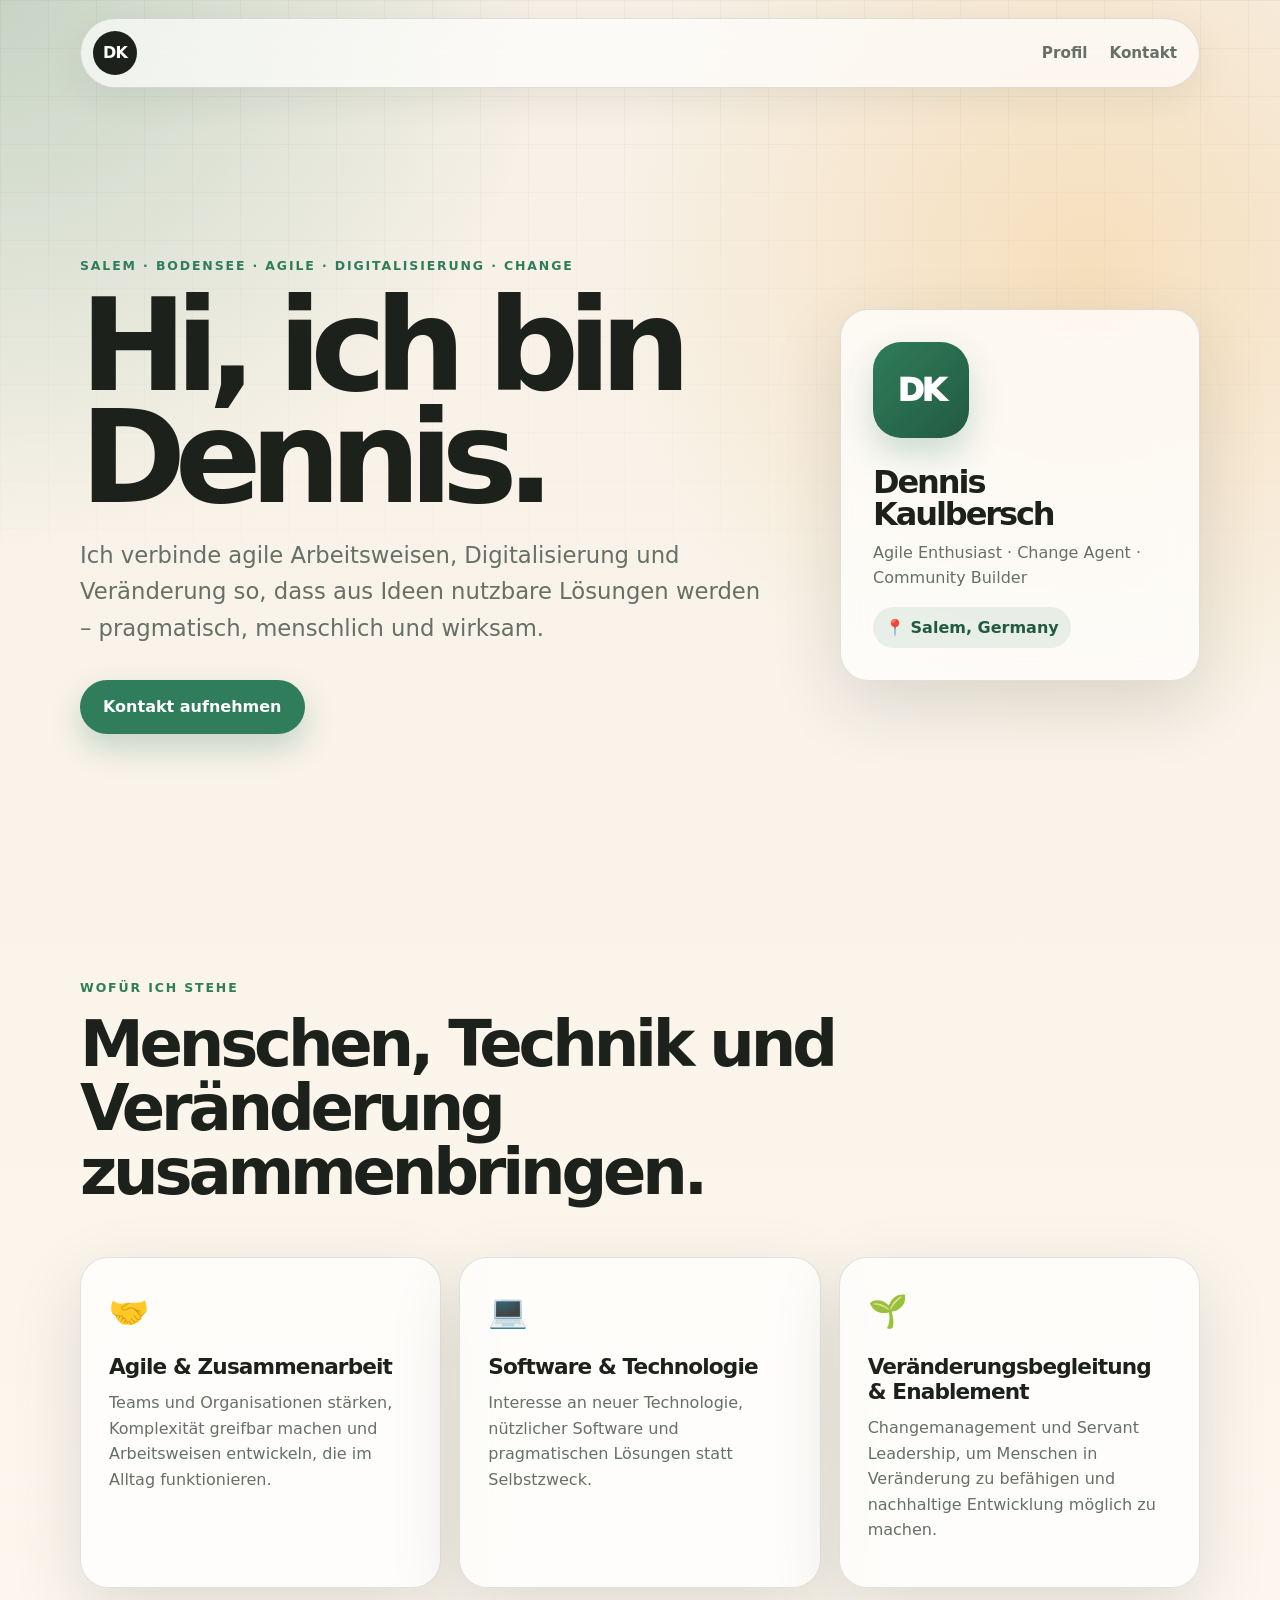
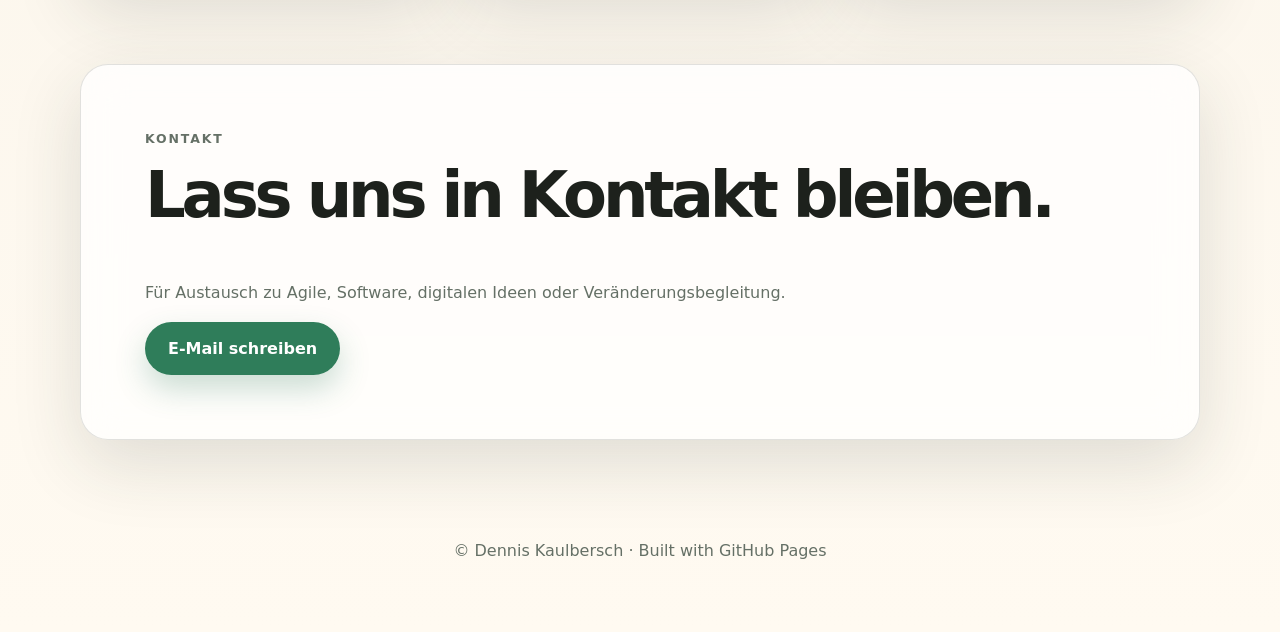
<file: index.html>
<!doctype html>
<html lang="de">
<head>
  <meta charset="utf-8">
  <meta name="viewport" content="width=device-width, initial-scale=1">
  <title>Dennis Kaulbersch · Agile, Digitalisierung & Veränderung</title>
  <meta name="description" content="Dennis Kaulbersch aus Salem am Bodensee – Agile, Software und digitale Veränderung.">
  <link rel="stylesheet" href="styles.css">
</head>
<body>
  <header class="site-header">
    <a class="brand" href="#top" aria-label="Startseite">DK</a>
    <nav class="main-nav" aria-label="Hauptnavigation">
      <a href="#profil">Profil</a>
      <a href="#kontakt">Kontakt</a>
    </nav>
  </header>

  <main id="top">
    <section class="hero" aria-labelledby="hero-title">
      <div class="hero-copy">
        <p class="eyebrow">Salem · Bodensee · Agile · Digitalisierung · Change</p>
        <h1 id="hero-title">Hi, ich bin Dennis.</h1>
        <p class="lead">
          Ich verbinde agile Arbeitsweisen, Digitalisierung und Veränderung so,
          dass aus Ideen nutzbare Lösungen werden – pragmatisch, menschlich und wirksam.
        </p>
        <div class="button-row">
          <a class="button primary" href="mailto:d.kaulbersch@gmail.com">Kontakt aufnehmen</a>
        </div>
      </div>

      <aside class="hero-card" aria-label="Kurzprofil">
        <div class="avatar" aria-hidden="true">DK</div>
        <h2>Dennis Kaulbersch</h2>
        <p>Agile Enthusiast · Change Agent · Community Builder</p>
        <span class="location">📍 Salem, Germany</span>
      </aside>
    </section>

    <section id="profil" class="section">
      <div class="section-heading">
        <p class="eyebrow">Wofür ich stehe</p>
        <h2>Menschen, Technik und Veränderung zusammenbringen.</h2>
      </div>

      <div class="card-grid">
        <article class="card">
          <span class="card-icon" aria-hidden="true">🤝</span>
          <h3>Agile & Zusammenarbeit</h3>
          <p>Teams und Organisationen stärken, Komplexität greifbar machen und Arbeitsweisen entwickeln, die im Alltag funktionieren.</p>
        </article>
        <article class="card">
          <span class="card-icon" aria-hidden="true">💻</span>
          <h3>Software & Technologie</h3>
          <p>Interesse an neuer Technologie, nützlicher Software und pragmatischen Lösungen statt Selbstzweck.</p>
        </article>
        <article class="card">
          <span class="card-icon" aria-hidden="true">🌱</span>
          <h3>Veränderungsbegleitung & Enablement</h3>
          <p>Changemanagement und Servant Leadership, um Menschen in Veränderung zu befähigen und nachhaltige Entwicklung möglich zu machen.</p>
        </article>
      </div>
    </section>

    <section id="kontakt" class="section contact">
      <p class="eyebrow">Kontakt</p>
      <h2>Lass uns in Kontakt bleiben.</h2>
      <p>Für Austausch zu Agile, Software, digitalen Ideen oder Veränderungsbegleitung.</p>
      <a class="button primary" href="mailto:d.kaulbersch@gmail.com">E-Mail schreiben</a>
    </section>
  </main>

  <footer class="site-footer">
    <p>© Dennis Kaulbersch · Built with GitHub Pages</p>
  </footer>
</body>
</html>
</file>
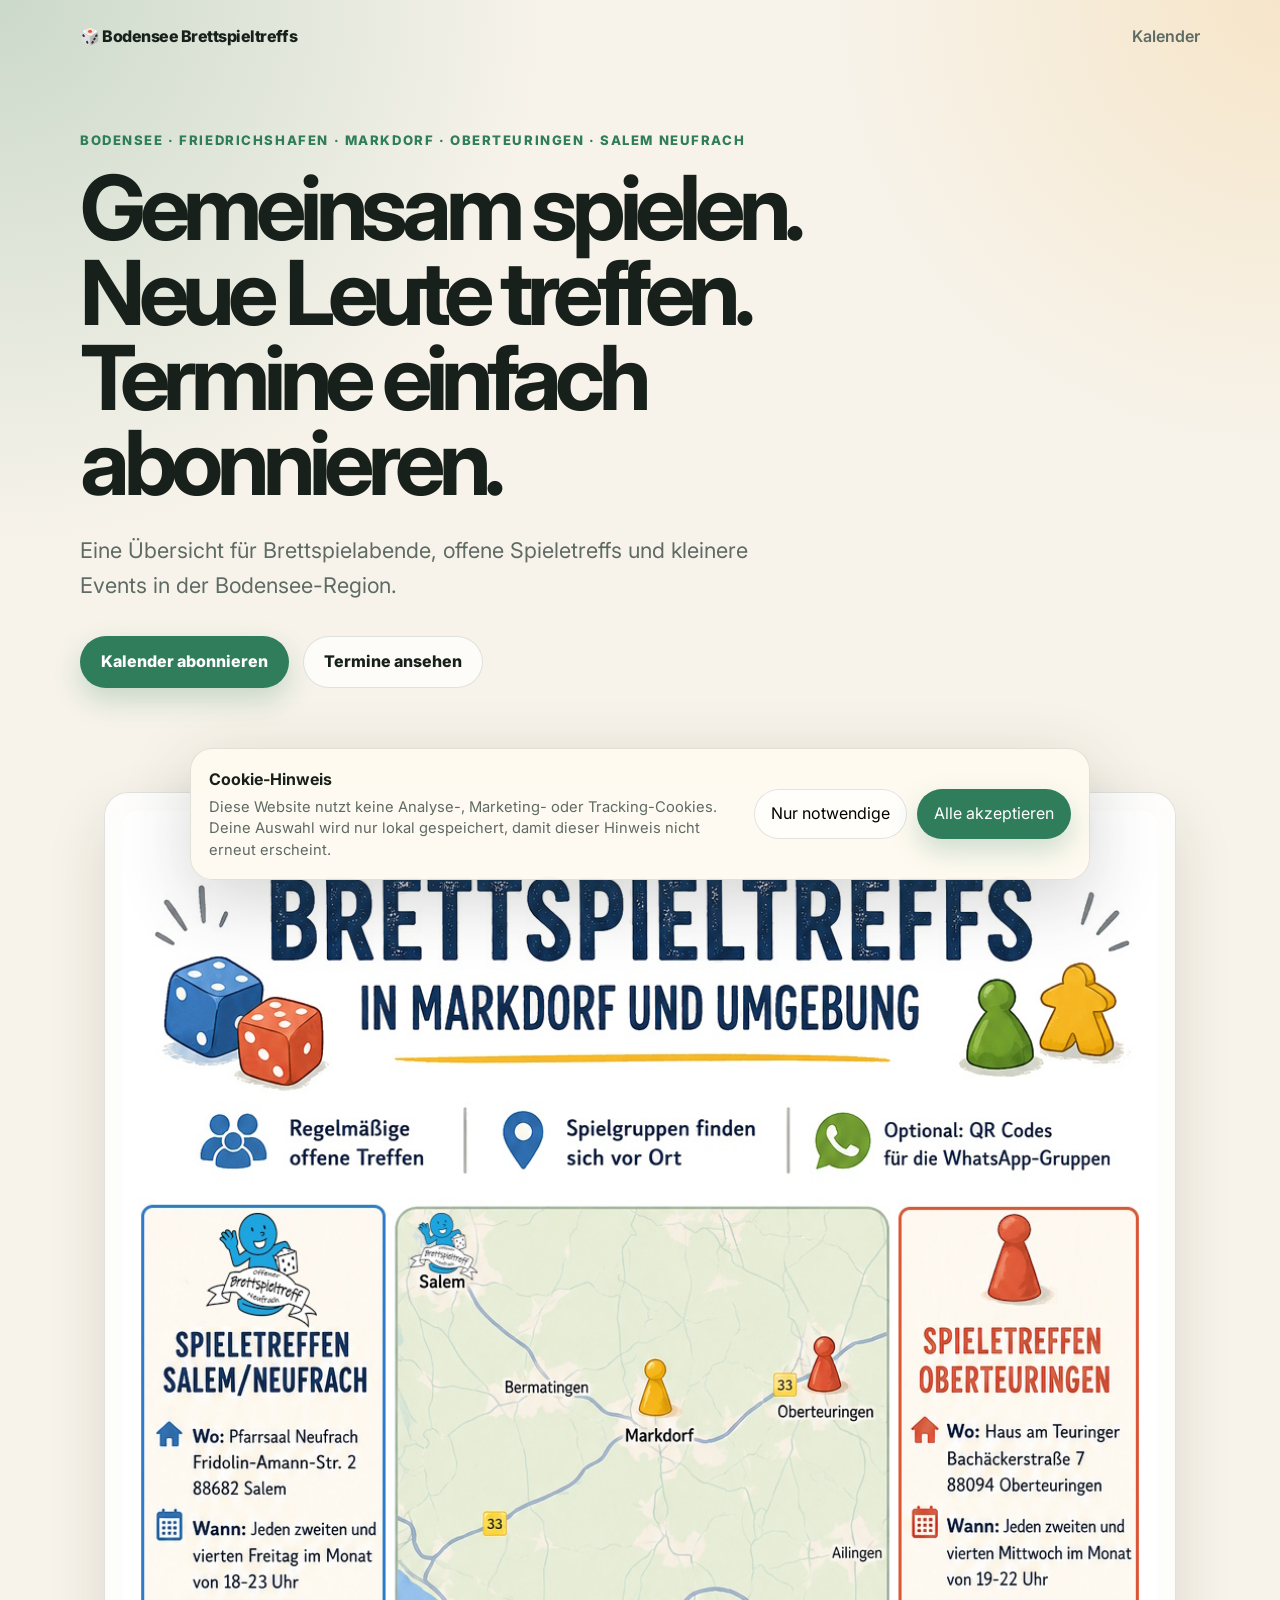
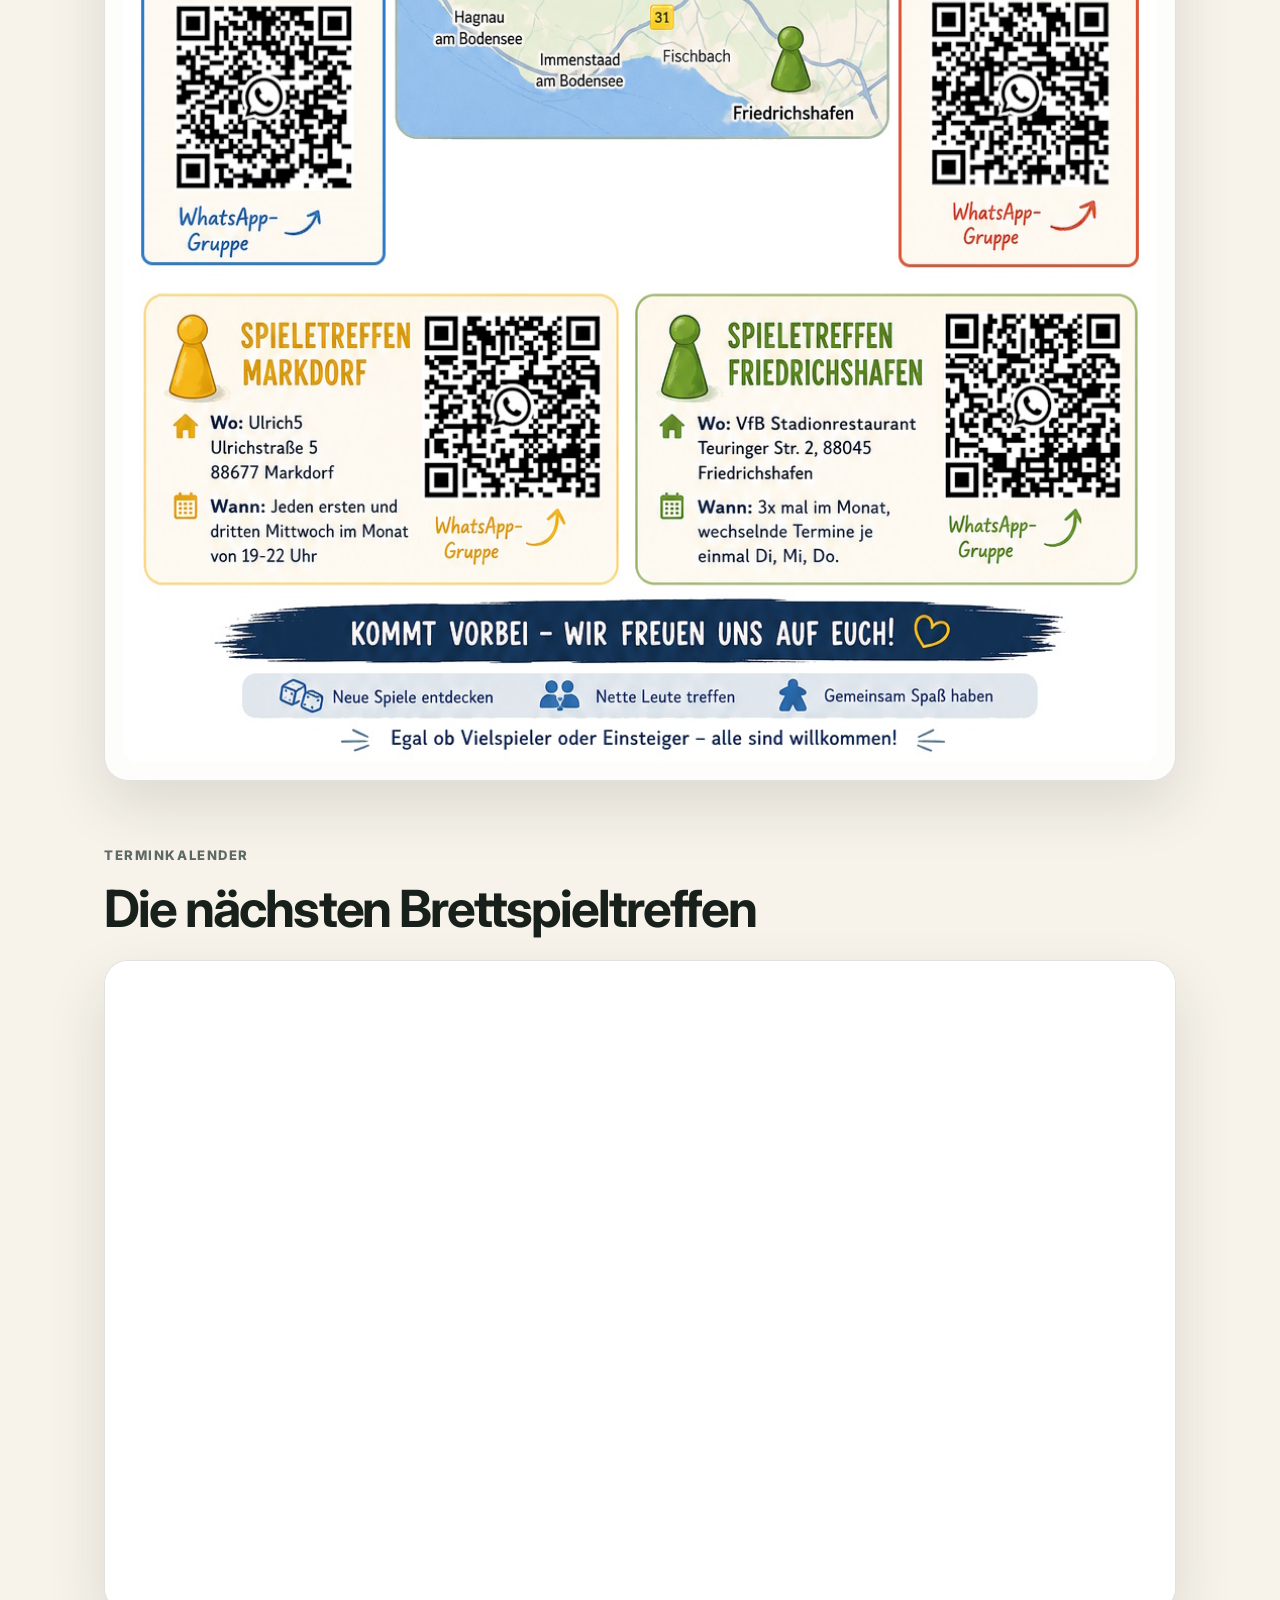
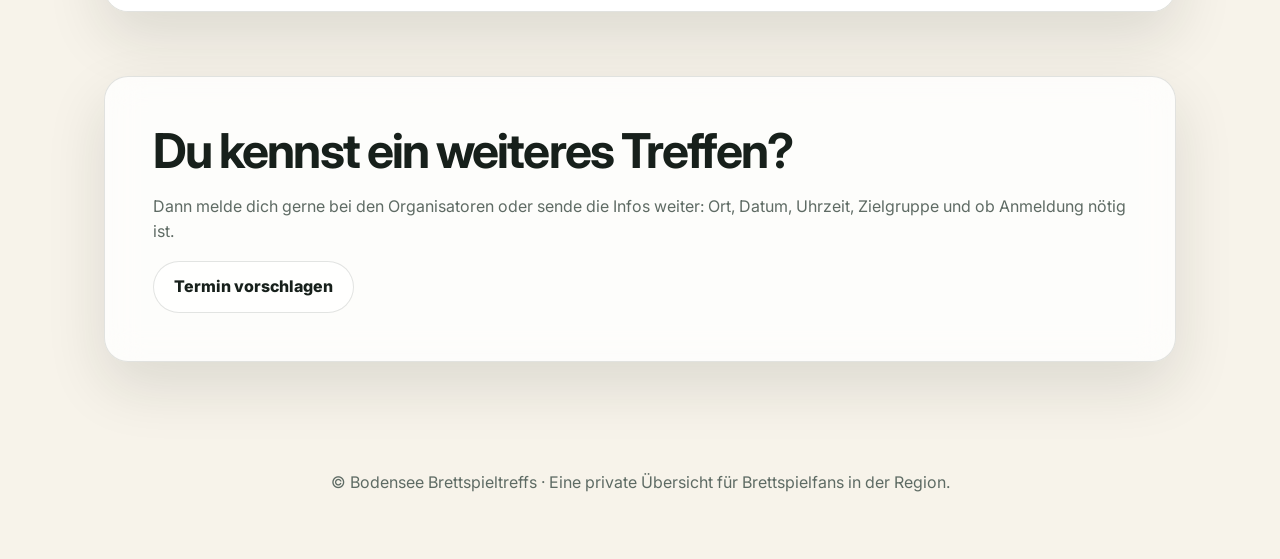
<file: brettspielbodensee/index.html>
<!doctype html>
<html lang="de">
<head>
  <meta charset="utf-8">
  <meta name="viewport" content="width=device-width, initial-scale=1">
  <title>Bodensee Brettspieltreffs</title>
  <meta name="description" content="Brettspieltreffen rund um Salem, Überlingen, Friedrichshafen und die Bodensee-Region.">
  <link rel="preconnect" href="https://fonts.googleapis.com">
  <link rel="preconnect" href="https://fonts.gstatic.com" crossorigin>
  <link href="https://fonts.googleapis.com/css2?family=Inter:wght@400;600;700;800&display=swap" rel="stylesheet">
  <link rel="stylesheet" href="styles.css">
</head>
<body>
  <header class="hero">
    <nav class="nav">
      <div class="brand">🎲 Bodensee Brettspieltreffs</div>
      <a class="nav-link" href="#kalender">Kalender</a>
    </nav>

    <section class="hero-content">
      <p class="eyebrow">Bodensee · Friedrichshafen · Markdorf · Oberteuringen · Salem Neufrach</p>
      <h1>Gemeinsam spielen. Neue Leute treffen. Termine einfach abonnieren.</h1>
      <p class="intro">
        Eine Übersicht für Brettspielabende, offene Spieletreffs und kleinere Events in der Bodensee-Region.
      </p>
      <div class="cta-row">
        <a class="button primary" href="https://calendar.google.com/calendar/ical/d5310a1bb20c1234ce9d93782c778d01f95e8b5d42eeb6edf8a8b41006aaba01%40group.calendar.google.com/public/basic.ics" target="_blank" rel="noopener">
          Kalender abonnieren
        </a>
        <a class="button secondary" href="#kalender">Termine ansehen</a>
      </div>
    </section>
  </header>

  <main>
    <section class="poster-section" aria-label="Übersicht Brettspieltreffs">


      

      <figure class="poster-frame">
        <img
          src="assets/brettspieltreffs-markdorf-umgebung.jpg"
          alt="Übersicht der Brettspieltreffs in Markdorf und Umgebung mit Terminen, Orten und QR-Codes">
      </figure>
    </section>

    <section id="kalender" class="calendar-section">
      <div class="section-heading">
        <p class="eyebrow">Terminkalender</p>
        <h2>Die nächsten Brettspieltreffen</h2>
      </div>

      <div class="calendar-frame">
        <iframe
          src="https://calendar.google.com/calendar/embed?src=d5310a1bb20c1234ce9d93782c778d01f95e8b5d42eeb6edf8a8b41006aaba01%40group.calendar.google.com&ctz=Europe%2FBerlin"
          style="border:0"
          width="100%"
          height="650"
          frameborder="0"
          scrolling="no"
          title="Bodensee Brettspiel Treffen Kalender">
        </iframe>
      </div>

    </section>

    <section class="contact">
      <h2>Du kennst ein weiteres Treffen?</h2>
      <p>
        Dann melde dich gerne bei den Organisatoren oder sende die Infos weiter:
        Ort, Datum, Uhrzeit, Zielgruppe und ob Anmeldung nötig ist.
      </p>
      <!-- Optional: Mailadresse oder Formularlink einfügen -->
      <a class="button secondary" href="mailto:d.kaulbersch@gmail.com">Termin vorschlagen</a>
    </section>
  </main>

  <footer>
    <p>© Bodensee Brettspieltreffs · Eine private Übersicht für Brettspielfans in der Region.</p>
  </footer>
  <div class="cookie-banner" data-cookie-banner hidden role="dialog" aria-live="polite" aria-label="Cookie-Hinweis">
  <div class="cookie-copy">
    <strong>Cookie-Hinweis</strong>
    <p>
      Diese Website nutzt keine Analyse-, Marketing- oder Tracking-Cookies. Deine Auswahl wird nur lokal gespeichert,
      damit dieser Hinweis nicht erneut erscheint.
    </p>
  </div>

  <div class="cookie-actions" aria-label="Cookie-Auswahl">
    <button class="button secondary cookie-button" type="button" data-cookie-choice="necessary">
      Nur notwendige
    </button>
    <button class="button primary cookie-button" type="button" data-cookie-choice="all">
      Alle akzeptieren
    </button>
  </div>
</div>

<script>
  (function () {
    const banner = document.querySelector('[data-cookie-banner]');
    const storageKey = 'dk-cookie-consent';

    if (!banner) {
      return;
    }

    try {
      const existingChoice = window.localStorage.getItem(storageKey);
      if (!existingChoice) {
        banner.hidden = false;
      }
    } catch (error) {
      banner.hidden = false;
    }

    banner.addEventListener('click', function (event) {
      const button = event.target.closest('[data-cookie-choice]');

      if (!button) {
        return;
      }

      const choice = button.getAttribute('data-cookie-choice');

      try {
        window.localStorage.setItem(storageKey, JSON.stringify({
          choice: choice,
          timestamp: new Date().toISOString(),
          version: '2026-07-07'
        }));
      } catch (error) {
        // Falls localStorage blockiert ist, wird der Hinweis nur für diese Sitzung geschlossen.
      }

      banner.hidden = true;

      if (choice === 'all') {
        // Optional: Analyse-Tools oder externe Einbettungen erst hier nach Einwilligung laden.
      }
    });
  }());
</script>
</body>
</html>
</file>
<file: styles.css>
:root {
  color-scheme: light;
  --bg: #f6f0e6;
  --bg-soft: #fffaf1;
  --text: #1d211c;
  --muted: #657066;
  --line: rgba(29, 33, 28, 0.13);
  --card: rgba(255, 255, 255, 0.74);
  --accent: #2f7d5a;
  --accent-dark: #225a41;
  --accent-warm: #f3ae4b;
  --shadow: 0 24px 70px rgba(38, 48, 40, 0.14);
  --radius: 28px;
  --max: 1120px;
}

* {
  box-sizing: border-box;
}

html {
  scroll-behavior: smooth;
}

body {
  margin: 0;
  min-height: 100vh;
  font-family: Inter, ui-sans-serif, system-ui, -apple-system, BlinkMacSystemFont, "Segoe UI", sans-serif;
  color: var(--text);
  background:
    radial-gradient(circle at top left, rgba(47, 125, 90, 0.24), transparent 34rem),
    radial-gradient(circle at 85% 12%, rgba(243, 174, 75, 0.28), transparent 30rem),
    linear-gradient(180deg, var(--bg) 0%, var(--bg-soft) 100%);
  line-height: 1.6;
}

body::before {
  content: "";
  position: fixed;
  inset: 0;
  pointer-events: none;
  background-image: linear-gradient(rgba(29, 33, 28, 0.035) 1px, transparent 1px),
    linear-gradient(90deg, rgba(29, 33, 28, 0.035) 1px, transparent 1px);
  background-size: 48px 48px;
  mask-image: linear-gradient(to bottom, black, transparent 72%);
}

a {
  color: inherit;
}

.site-header {
  position: sticky;
  top: 0;
  z-index: 10;
  display: flex;
  justify-content: space-between;
  align-items: center;
  width: min(calc(100% - 32px), var(--max));
  margin: 18px auto 0;
  padding: 12px;
  border: 1px solid var(--line);
  border-radius: 999px;
  background: rgba(255, 255, 255, 0.66);
  backdrop-filter: blur(18px);
  box-shadow: 0 12px 36px rgba(38, 48, 40, 0.08);
}

.brand {
  display: inline-grid;
  place-items: center;
  width: 44px;
  height: 44px;
  border-radius: 50%;
  background: var(--text);
  color: white;
  text-decoration: none;
  font-weight: 900;
  letter-spacing: -0.06em;
}

.main-nav {
  display: flex;
  gap: clamp(10px, 2vw, 22px);
  padding-right: 10px;
  font-size: 0.95rem;
  font-weight: 700;
}

.main-nav a {
  color: var(--muted);
  text-decoration: none;
}

.main-nav a:hover {
  color: var(--text);
}

main {
  width: min(calc(100% - 32px), var(--max));
  margin: 0 auto;
}

.hero {
  min-height: calc(100vh - 86px);
  display: grid;
  grid-template-columns: minmax(0, 1fr) 360px;
  gap: clamp(28px, 6vw, 72px);
  align-items: center;
  padding: clamp(64px, 10vw, 120px) 0;
}

.eyebrow {
  margin: 0 0 14px;
  color: var(--accent);
  font-size: 0.78rem;
  font-weight: 900;
  letter-spacing: 0.15em;
  text-transform: uppercase;
}

h1,
h2,
h3,
p {
  margin-top: 0;
}

h1 {
  max-width: 760px;
  margin-bottom: 24px;
  font-size: clamp(3.6rem, 10vw, 8rem);
  line-height: 0.87;
  letter-spacing: -0.09em;
}

h2 {
  font-size: clamp(2rem, 5vw, 4rem);
  line-height: 1;
  letter-spacing: -0.065em;
}

.lead {
  max-width: 720px;
  color: var(--muted);
  font-size: clamp(1.1rem, 2vw, 1.42rem);
}

.button-row {
  display: flex;
  flex-wrap: wrap;
  gap: 14px;
  margin-top: 34px;
}

.button {
  display: inline-flex;
  align-items: center;
  justify-content: center;
  min-height: 50px;
  padding: 13px 22px;
  border: 1px solid transparent;
  border-radius: 999px;
  text-decoration: none;
  font-weight: 900;
  transition: transform 180ms ease, box-shadow 180ms ease, background 180ms ease;
}

.button:hover {
  transform: translateY(-2px);
}

.button.primary {
  color: white;
  background: var(--accent);
  box-shadow: 0 14px 30px rgba(47, 125, 90, 0.25);
}

.button.primary:hover {
  background: var(--accent-dark);
}

.button.secondary {
  background: rgba(255, 255, 255, 0.72);
  border-color: var(--line);
}

.hero-card,
.card,
.contact {
  background: var(--card);
  border: 1px solid var(--line);
  border-radius: var(--radius);
  box-shadow: var(--shadow);
  backdrop-filter: blur(20px);
}

.hero-card {
  padding: 32px;
}

.avatar {
  display: grid;
  place-items: center;
  width: 96px;
  height: 96px;
  margin-bottom: 28px;
  border-radius: 28px;
  color: white;
  background:
    linear-gradient(135deg, var(--accent), var(--accent-dark));
  font-size: 2rem;
  font-weight: 950;
  letter-spacing: -0.08em;
  box-shadow: 0 16px 34px rgba(47, 125, 90, 0.24);
}

.hero-card h2 {
  margin-bottom: 10px;
  font-size: 2rem;
}

.hero-card p {
  color: var(--muted);
}

.location {
  display: inline-flex;
  padding: 8px 12px;
  border-radius: 999px;
  background: rgba(47, 125, 90, 0.1);
  color: var(--accent-dark);
  font-weight: 800;
}

.section {
  padding: 76px 0;
}

.section-heading {
  max-width: 760px;
  margin-bottom: 28px;
}

.card-grid {
  display: grid;
  grid-template-columns: repeat(3, minmax(0, 1fr));
  gap: 18px;
}

.card {
  padding: 28px;
}

.card-icon {
  display: inline-block;
  margin-bottom: 18px;
  font-size: 2rem;
}

.card h3 {
  margin-bottom: 10px;
  font-size: 1.35rem;
  line-height: 1.15;
  letter-spacing: -0.04em;
}

.card p,
.contact p {
  color: var(--muted);
}

.contact {
  padding: clamp(32px, 6vw, 64px);
  margin-bottom: 70px;
}

.site-footer {
  width: min(calc(100% - 32px), var(--max));
  margin: 0 auto;
  padding: 28px 0 52px;
  color: var(--muted);
  text-align: center;
}

@media (max-width: 860px) {
  .hero,
  .card-grid {
    grid-template-columns: 1fr;
  }

  .hero {
    min-height: auto;
  }

  .hero-card {
    max-width: 520px;
  }
}

@media (max-width: 560px) {
  .site-header {
    align-items: flex-start;
    border-radius: 24px;
  }

  .main-nav {
    flex-wrap: wrap;
    justify-content: flex-end;
    gap: 8px 14px;
  }

  h1 {
    font-size: clamp(3.1rem, 18vw, 5rem);
  }

  .button {
    width: 100%;
  }
}
</file>
<file: brettspielbodensee/styles.css>
* {
  box-sizing: border-box;
}

:root {
  --bg: #f7f3ea;
  --text: #17201b;
  --muted: #5e6b64;
  --card: #ffffff;
  --accent: #2f7d5a;
  --accent-dark: #245f45;
  --accent-soft: #dcefe5;
  --line: rgba(23, 32, 27, 0.12);
  --shadow: 0 24px 60px rgba(23, 32, 27, 0.12);
  --radius: 24px;
}

body {
  margin: 0;
  font-family: Inter, system-ui, -apple-system, BlinkMacSystemFont, "Segoe UI", sans-serif;
  background:
    radial-gradient(circle at top left, rgba(47, 125, 90, 0.22), transparent 34rem),
    radial-gradient(circle at top right, rgba(245, 180, 84, 0.22), transparent 28rem),
    var(--bg);
  color: var(--text);
  line-height: 1.6;
}

a {
  color: inherit;
}

.hero {
  min-height: 72vh;
  padding: 24px;
  display: flex;
  flex-direction: column;
}

.nav {
  max-width: 1120px;
  width: 100%;
  margin: 0 auto;
  display: flex;
  justify-content: space-between;
  align-items: center;
  gap: 16px;
}

.brand {
  font-weight: 800;
  letter-spacing: -0.03em;
}

.nav-link {
  text-decoration: none;
  color: var(--muted);
  font-weight: 600;
}

.hero-content {
  max-width: 1120px;
  width: 100%;
  margin: auto;
  padding: 80px 0;
}

.eyebrow {
  color: var(--accent);
  text-transform: uppercase;
  letter-spacing: 0.12em;
  font-size: 0.82rem;
  font-weight: 800;
  margin: 0 0 14px;
}

h1 {
  max-width: 900px;
  font-size: clamp(2.6rem, 7vw, 5.8rem);
  line-height: 0.95;
  letter-spacing: -0.07em;
  margin: 0;
}

.intro {
  max-width: 680px;
  font-size: clamp(1.08rem, 2vw, 1.35rem);
  color: var(--muted);
  margin: 28px 0 0;
}

.cta-row {
  display: flex;
  flex-wrap: wrap;
  gap: 14px;
  margin-top: 34px;
}

.button {
  display: inline-flex;
  align-items: center;
  justify-content: center;
  min-height: 48px;
  padding: 12px 20px;
  border-radius: 999px;
  text-decoration: none;
  font-weight: 800;
  border: 1px solid transparent;
}

.primary {
  background: var(--accent);
  color: white;
  box-shadow: 0 12px 28px rgba(47, 125, 90, 0.24);
}

.primary:hover {
  background: var(--accent-dark);
}

.secondary {
  background: rgba(255, 255, 255, 0.72);
  border-color: var(--line);
}

main {
  max-width: 1120px;
  margin: 0 auto;
  padding: 0 24px 64px;
}

.cards {
  display: grid;
  grid-template-columns: repeat(3, 1fr);
  gap: 18px;
  margin-bottom: 80px;
}

.card,
.calendar-frame,
.contact,
.hint {
  background: rgba(255, 255, 255, 0.78);
  border: 1px solid var(--line);
  backdrop-filter: blur(18px);
}

.card {
  padding: 28px;
  border-radius: var(--radius);
  box-shadow: var(--shadow);
}

.icon {
  font-size: 2rem;
}

.card h2,
.contact h2,
.section-heading h2 {
  letter-spacing: -0.04em;
  line-height: 1.1;
}

.card h2 {
  margin: 18px 0 8px;
}

.card p,
.section-heading p,
.contact p,
.hint {
  color: var(--muted);
}


.poster-section {
  margin-bottom: 64px;
}

.poster-frame {
  margin: 0;
  padding: clamp(10px, 2vw, 18px);
  border-radius: var(--radius);
  background: rgba(255, 255, 255, 0.78);
  border: 1px solid var(--line);
  box-shadow: var(--shadow);
  backdrop-filter: blur(18px);
}

.poster-frame img {
  display: block;
  width: 100%;
  height: auto;
  border-radius: calc(var(--radius) - 10px);
}

.calendar-section {
  margin-bottom: 64px;
}

.section-heading {
  max-width: 760px;
  margin-bottom: 24px;
}

.section-heading h2 {
  font-size: clamp(2rem, 4vw, 3.4rem);
  margin: 0 0 12px;
}

.calendar-frame {
  overflow: hidden;
  border-radius: var(--radius);
  box-shadow: var(--shadow);
}

.calendar-frame iframe {
  display: block;
  background: white;
}

.hint {
  margin-top: 14px;
  padding: 16px 18px;
  border-radius: 18px;
}

.contact {
  border-radius: var(--radius);
  padding: clamp(28px, 5vw, 48px);
  box-shadow: var(--shadow);
}

.contact h2 {
  font-size: clamp(1.8rem, 4vw, 3rem);
  margin: 0 0 12px;
}

footer {
  padding: 28px 24px 48px;
  text-align: center;
  color: var(--muted);
}

.cookie-banner {
  position: fixed;
  left: 50%;
  bottom: 20px;
  z-index: 100;
  display: grid;
  grid-template-columns: minmax(0, 1fr) auto;
  gap: 18px;
  align-items: center;
  width: min(calc(100% - 32px), 900px);
  padding: 18px;
  border: 1px solid var(--line);
  border-radius: 22px;
  background: rgba(255, 250, 241, 0.94);
  box-shadow: 0 22px 70px rgba(38, 48, 40, 0.2);
  backdrop-filter: blur(20px);
  transform: translateX(-50%);
}

.cookie-banner[hidden] {
  display: none;
}

.cookie-copy strong {
  display: block;
  margin-bottom: 4px;
  font-size: 1rem;
}

.cookie-copy p {
  margin: 0;
  color: var(--muted);
  font-size: 0.92rem;
  line-height: 1.45;
}

.cookie-actions {
  display: flex;
  flex-wrap: wrap;
  gap: 10px;
  justify-content: flex-end;
}

.cookie-button {
  min-height: 44px;
  padding: 11px 16px;
  cursor: pointer;
  font: inherit;
}

@media (max-width: 760px) {
  .cookie-banner {
    grid-template-columns: 1fr;
    bottom: 12px;
  }

  .cookie-actions {
    justify-content: stretch;
  }

  .cookie-actions .button {
    flex: 1 1 180px;
  }
}

@media (max-width: 800px) {
  .hero {
    min-height: auto;
  }

  .hero-content {
    padding: 76px 0 56px;
  }

  .cards {
    grid-template-columns: 1fr;
    margin-bottom: 56px;
  }

  .nav {
    align-items: flex-start;
  }

  .calendar-frame iframe {
    height: 560px;
  }
}
</file>
